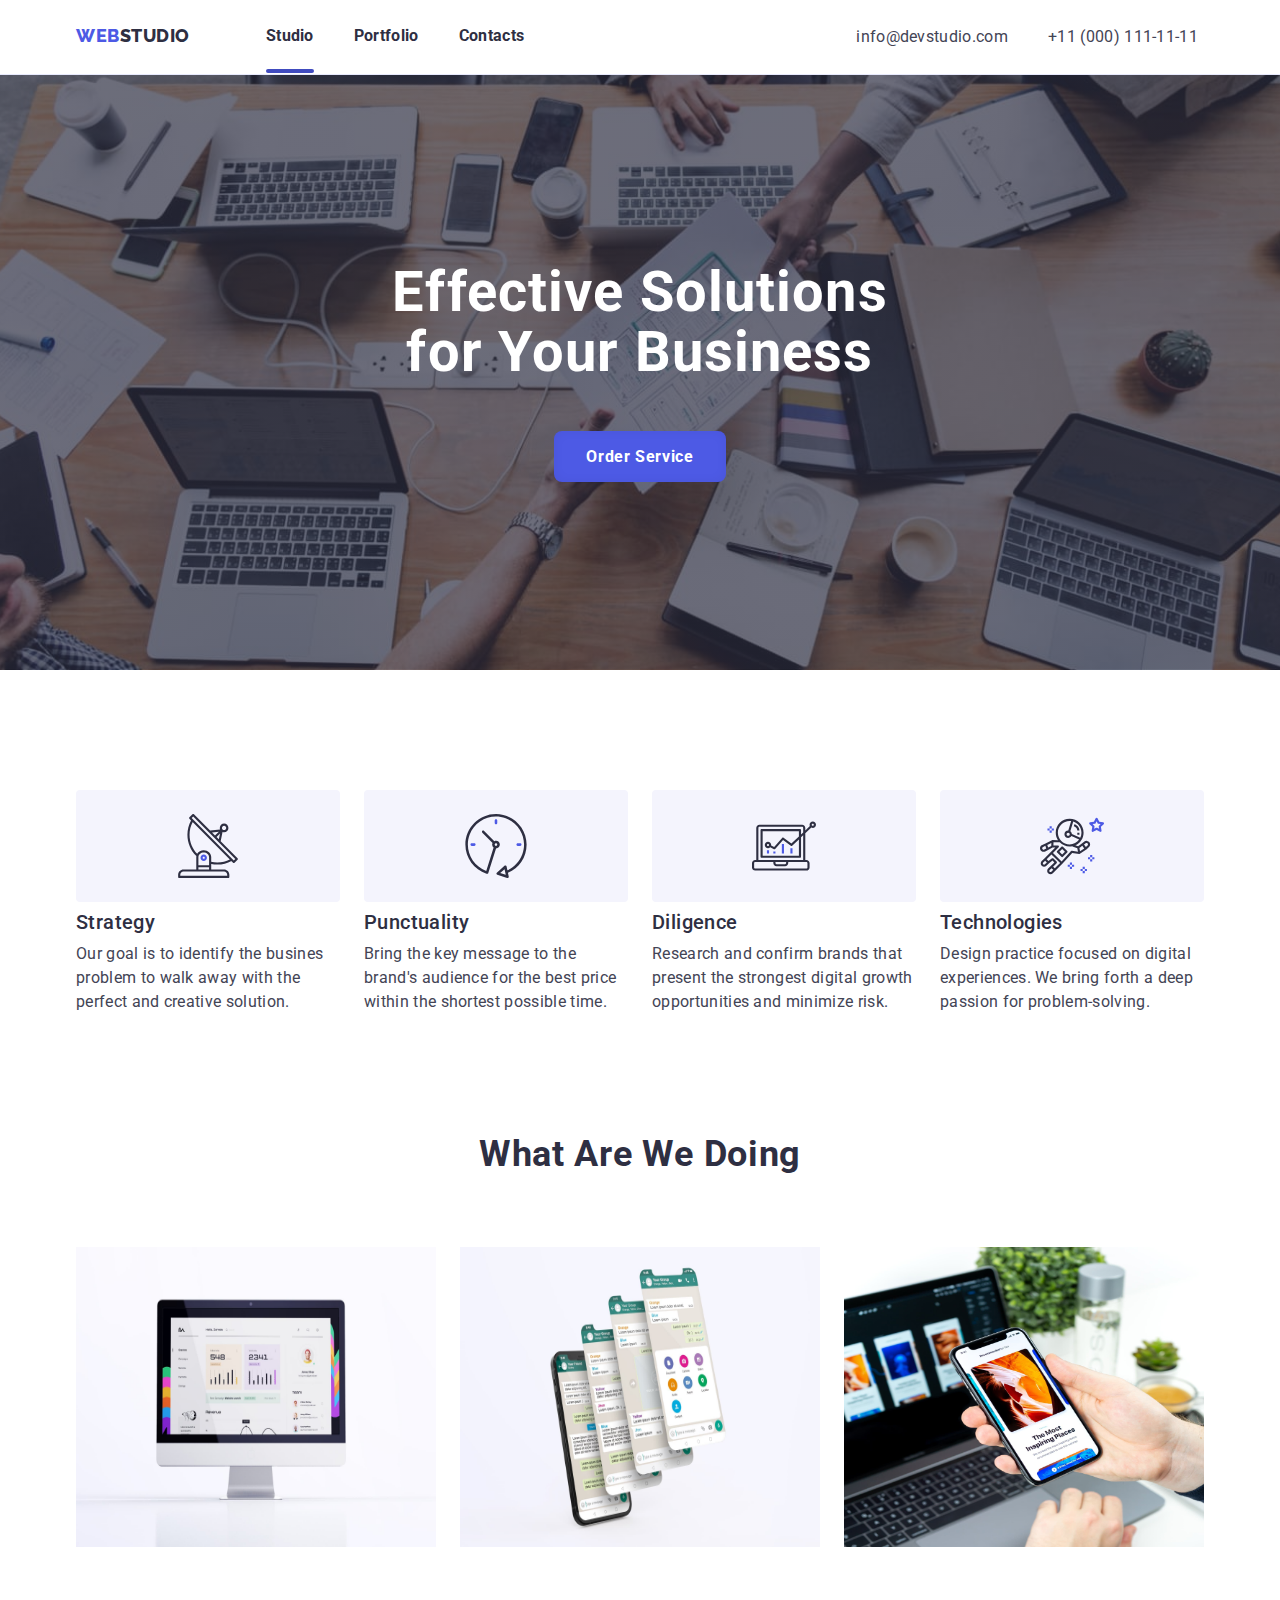
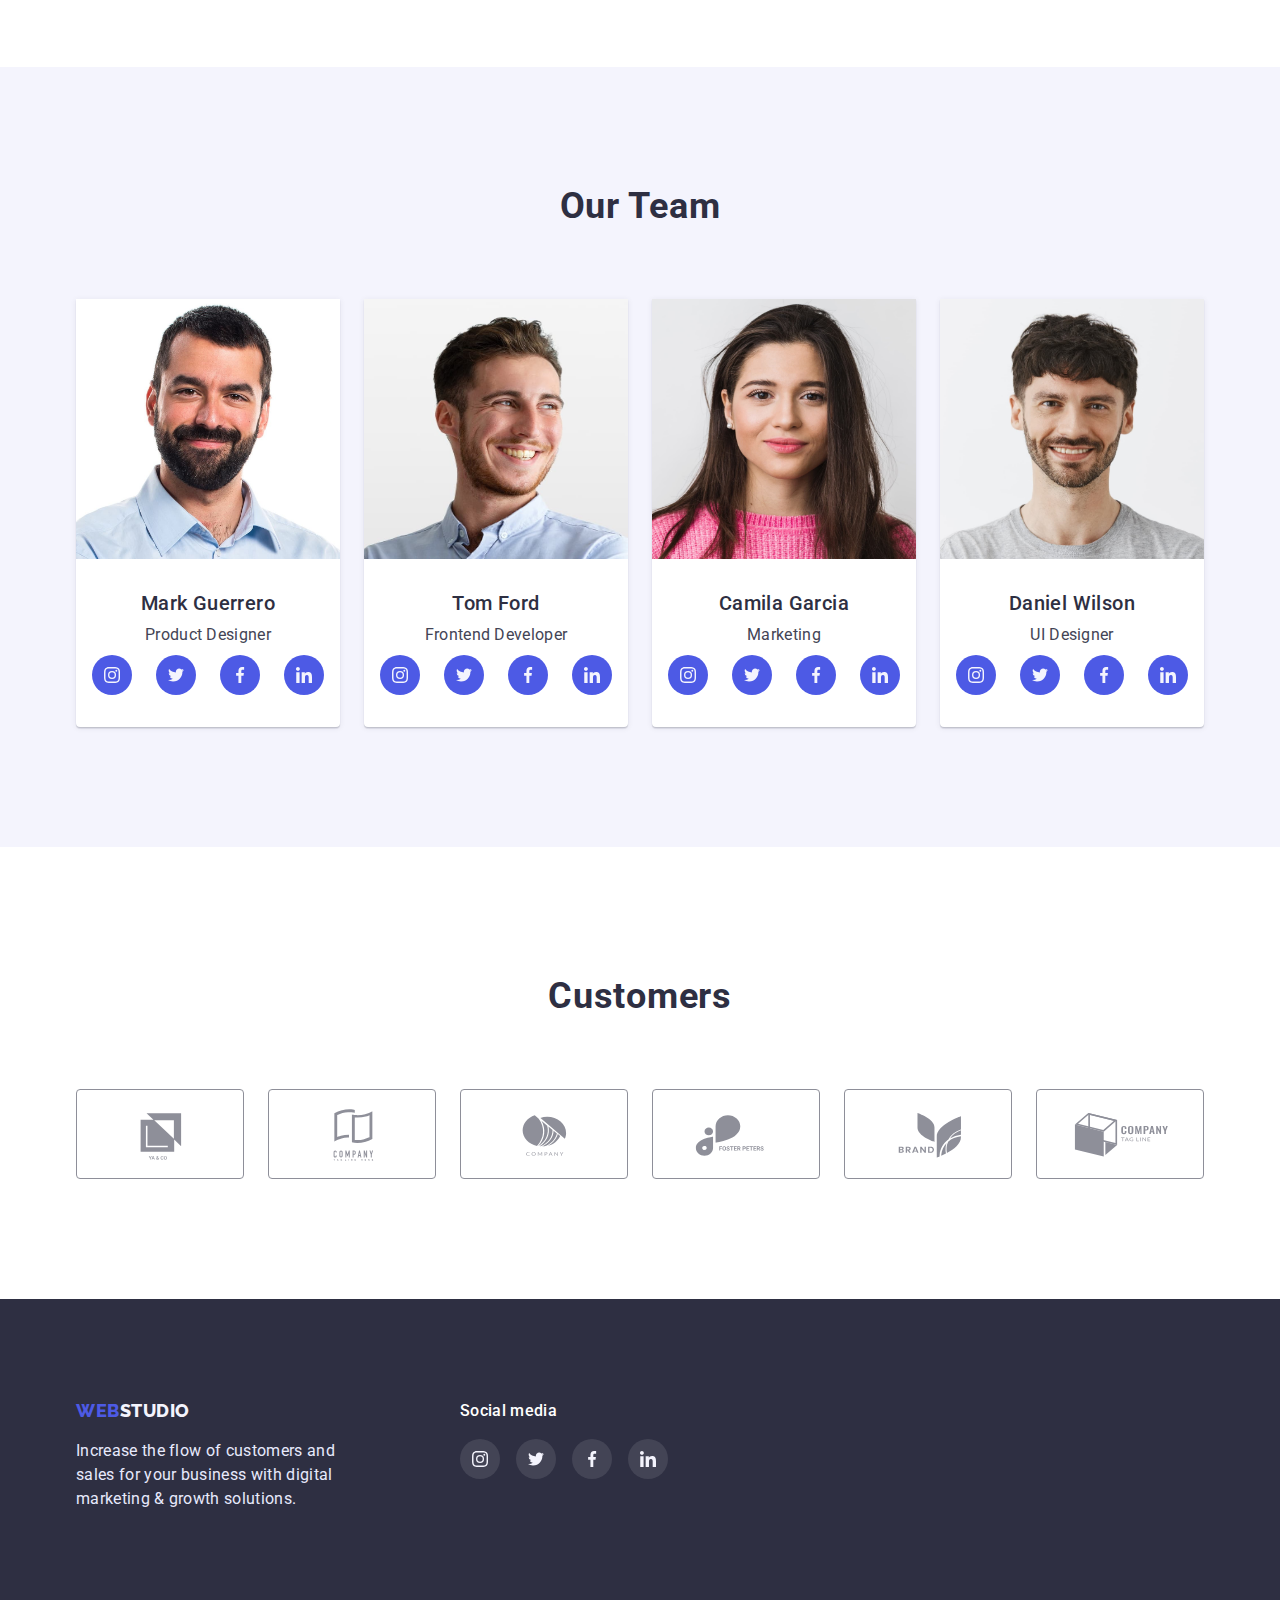
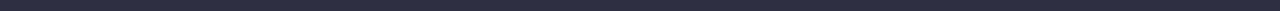
<file: index.html>
<!DOCTYPE html>
<html lang="en">
  <head>
    <meta charset="UTF-8" />
    <meta http-equiv="X-UA-Compatible" content="IE=edge" />
    <meta name="viewport" content="width=device-width, initial-scale=1.0" />
    <link rel="preconnect" href="https://fonts.googleapis.com" />
    <link rel="preconnect" href="https://fonts.gstatic.com" crossorigin />
    <title>WEBSTUDIO</title>
    <link rel="preconnect" href="https://fonts.googleapis.com" />
    <link rel="preconnect" href="https://fonts.gstatic.com" crossorigin />
    <link
      href="https://fonts.googleapis.com/css2?family=Raleway:wght@800&family=Roboto:wght@400;500;700;900&display=swap"
      rel="stylesheet"
    />
    <link
      rel="stylesheet"
      href="https://cdnjs.cloudflare.com/ajax/libs/modern-normalize/1.1.0/modern-normalize.min.css"
    />
    <link
      rel="stylesheet"
      href="https://cdnjs.cloudflare.com/ajax/libs/animate.css/4.1.1/animate.min.css"
    />
    <link rel="stylesheet" href="./css/styles.css" />
  </head>
  <body>
    <!--Top line-->
    <header class="header">
      <div class="conteiner-header conteiner">
        <div class="conteiner-logo">
          <a class="logo link" href="./index.html"
            ><span class="logo-color">WEB</span>STUDIO</a
          >
        </div>
        <nav class="header-navigation">
          <ul class="header-list list">
            <li class="header-item">
              <a class="header-link current" href="./index.html">Studio</a>
            </li>
            <li class="header-item">
              <a class="header-link" href="./portfolio.html">Portfolio</a>
            </li>
            <li class="header-item">
              <a class="header-link" href="./index.html">Contacts</a>
            </li>
          </ul>
        </nav>
        <ul class="header-contact list">
          <li class="header-item-contact">
            <a class="header-mail link" href="mailto:info@devstudio.com"
              >info@devstudio.com</a
            >
          </li>
          <li class="header-item-contact">
            <a class="header-tel link" href="tel:+11(000)1111111"
              >+11 (000) 111-11-11</a
            >
          </li>
        </ul>
      </div>
    </header>
    <main>
      <!--Main information and service order-->
      <section class="order">
        <div class="order-bg">
          <h1 class="order-title">Effective Solutions for Your Business</h1>
          <button type="button" class="order-btn" data-modal-open>
            Order Service
          </button>
        </div>
      </section>
      <!--Soft skils-->
      <section class="skils">
        <div class="conteiner">
          <ul class="skils-list list">
            <li class="skils-item">
              <div class="skils-wrap">
                <div class="skils-icon-box">
                  <svg class="skils-icon" width="64px" height="64px">
                    <use href="./img/icon.svg#icon-antenna"></use>
                  </svg>
                </div>
                <h3 class="skils-title">Strategy</h3>
                <p class="skils-text">
                  Our goal is to identify the busines problem to walk away with
                  the perfect and creative solution.
                </p>
              </div>
            </li>
            <li class="skils-item">
              <div class="skils-wrap">
                <div class="skils-icon-box">
                  <svg class="skils-icon" width="64px" height="64px">
                    <use href="./img/icon.svg#icon-clock"></use>
                  </svg>
                </div>
                <h3 class="skils-title">Punctuality</h3>
                <p class="skils-text">
                  Bring the key message to the brand's audience for the best
                  price within the shortest possible time.
                </p>
              </div>
            </li>
            <li class="skils-item">
              <div class="skils-wrap">
                <div class="skils-icon-box">
                  <svg class="skils-icon" width="64px" height="64px">
                    <use href="./img/icon.svg#icon-diagram"></use>
                  </svg>
                </div>
                <h3 class="skils-title">Diligence</h3>
                <p class="skils-text">
                  Research and confirm brands that present the strongest digital
                  growth opportunities and minimize risk.
                </p>
              </div>
            </li>
            <li class="skils-item">
              <div class="skils-wrap">
                <div class="skils-icon-box">
                  <svg class="skils-icon" width="64px" height="64px">
                    <use href="./img/icon.svg#icon-astronaut"></use>
                  </svg>
                </div>
                <h3 class="skils-title">Technologies</h3>
                <p class="skils-text">
                  Design practice focused on digital experiences. We bring forth
                  a deep passion for problem-solving.
                </p>
              </div>
            </li>
          </ul>
        </div>
      </section>
      <!--Service list-->
      <section class="service">
        <div class="conteiner">
          <h2 class="servise-title">What are we doing</h2>
          <div class="service-list-conteiner">
            <ul class="service-list list">
              <li class="service-item">
                <img
                  src="./img/computer-sq.jpg"
                  alt="Computer Aplication"
                  width="360"
                  height="300"
                />
              </li>
              <li class="service-item">
                <img
                  src="./img/mobaplic-sq.jpg"
                  alt="Mobile Aplication"
                  width="360"
                  height="300"
                />
              </li>
              <li class="service-item">
                <img
                  src="./img/loptopmob-sq.jpg"
                  alt="Laptop and Mobile"
                  width="360"
                  height="300"
                />
              </li>
            </ul>
          </div>
        </div>
      </section>
      <!--Team card-->
      <section class="team">
        <div class="conteiner">
          <h2 class="team-title">Our Team</h2>
          <ul class="team-list list">
            <li class="team-item">
              <img
                src="./img/mark-sq.jpg"
                alt="Mark"
                width="264"
                height="260"
              />
              <div class="conteiner-hero">
                <h3 class="team-name">Mark Guerrero</h3>
                <p class="team-position">Product Designer</p>
                <ul class="team-list-social list">
                  <li class="team-item-social">
                    <a href="" class="link social-link">
                      <svg class="team-social-icon" width="16px" height="16px">
                        <use href="./img/icon.svg#icon-instagram"></use>
                      </svg>
                    </a>
                  </li>
                  <li class="team-item-social">
                    <a href="" class="link social-link">
                      <svg class="team-social-icon" width="16px" height="16px">
                        <use href="./img/icon.svg#icon-twitter"></use>
                      </svg>
                    </a>
                  </li>
                  <li class="team-item-social">
                    <a href="" class="link social-link">
                      <svg class="team-social-icon" width="16px" height="16px">
                        <use href="./img/icon.svg#icon-facebook"></use>
                      </svg>
                    </a>
                  </li>
                  <li class="team-item-social">
                    <a href="" class="link social-link">
                      <svg class="team-social-icon" width="16px" height="16px">
                        <use href="./img/icon.svg#icon-linkedin"></use>
                      </svg>
                    </a>
                  </li>
                </ul>
              </div>
            </li>
            <li class="team-item">
              <img src="./img/tom-sq.jpg" alt="Tom" width="264" height="260" />
              <div class="conteiner-hero">
                <h3 class="team-name">Tom Ford</h3>
                <p class="team-position">Frontend Developer</p>
                <ul class="team-list-social list">
                  <li class="team-item-social">
                    <a href="" class="link social-link">
                      <svg class="team-social-icon" width="16px" height="16px">
                        <use href="./img/icon.svg#icon-instagram"></use>
                      </svg>
                    </a>
                  </li>
                  <li class="team-item-social">
                    <a href="" class="link social-link">
                      <svg class="team-social-icon" width="16px" height="16px">
                        <use href="./img/icon.svg#icon-twitter"></use>
                      </svg>
                    </a>
                  </li>
                  <li class="team-item-social">
                    <a href="" class="link social-link">
                      <svg class="team-social-icon" width="16px" height="16px">
                        <use href="./img/icon.svg#icon-facebook"></use>
                      </svg>
                    </a>
                  </li>
                  <li class="team-item-social">
                    <a href="" class="link social-link">
                      <svg class="team-social-icon" width="16px" height="16px">
                        <use href="./img/icon.svg#icon-linkedin"></use>
                      </svg>
                    </a>
                  </li>
                </ul>
              </div>
            </li>
            <li class="team-item">
              <img
                src="./img/camila-sq2.jpg"
                alt="Camila"
                width="264"
                height="260"
              />
              <div class="conteiner-hero">
                <h3 class="team-name">Camila Garcia</h3>
                <p class="team-position">Marketing</p>
                <ul class="team-list-social list">
                  <li class="team-item-social">
                    <a href="" class="link social-link">
                      <svg class="team-social-icon" width="16px" height="16px">
                        <use href="./img/icon.svg#icon-instagram"></use>
                      </svg>
                    </a>
                  </li>
                  <li class="team-item-social">
                    <a href="" class="link social-link">
                      <svg class="team-social-icon" width="16px" height="16px">
                        <use href="./img/icon.svg#icon-twitter"></use>
                      </svg>
                    </a>
                  </li>
                  <li class="team-item-social">
                    <a href="" class="link social-link">
                      <svg class="team-social-icon" width="16px" height="16px">
                        <use href="./img/icon.svg#icon-facebook"></use>
                      </svg>
                    </a>
                  </li>
                  <li class="team-item-social">
                    <a href="" class="link social-link">
                      <svg class="team-social-icon" width="16px" height="16px">
                        <use href="./img/icon.svg#icon-linkedin"></use>
                      </svg>
                    </a>
                  </li>
                </ul>
              </div>
            </li>
            <li class="team-item">
              <img
                src="./img/daniel-sq2.jpg"
                alt="Daniel"
                width="264"
                height="260"
              />
              <div class="conteiner-hero">
                <h3 class="team-name">Daniel Wilson</h3>
                <p class="team-position">UI Designer</p>
                <ul class="team-list-social list">
                  <li class="team-item-social">
                    <a href="" class="link social-link">
                      <svg class="team-social-icon" width="16px" height="16px">
                        <use href="./img/icon.svg#icon-instagram"></use>
                      </svg>
                    </a>
                  </li>
                  <li class="team-item-social">
                    <a href="" class="link social-link">
                      <svg class="team-social-icon" width="16px" height="16px">
                        <use href="./img/icon.svg#icon-twitter"></use>
                      </svg>
                    </a>
                  </li>
                  <li class="team-item-social">
                    <a href="" class="link social-link">
                      <svg class="team-social-icon" width="16px" height="16px">
                        <use href="./img/icon.svg#icon-facebook"></use>
                      </svg>
                    </a>
                  </li>
                  <li class="team-item-social">
                    <a href="" class="link social-link">
                      <svg class="team-social-icon" width="16px" height="16px">
                        <use href="./img/icon.svg#icon-linkedin"></use>
                      </svg>
                    </a>
                  </li>
                </ul>
              </div>
            </li>
          </ul>
        </div>
      </section>
      <!----------Customers section---------->
      <section class="cutomers">
        <div class="conteiner">
          <h2 class="customers-title">Customers</h2>
          <ul class="customers-list list">
            <li class="customers-item">
              <a href="" class="customers-link link">
                <svg class="customers-icon" width="104px" height="56px">
                  <use href="./img/icon.svg#icon-logo-client1"></use>
                </svg>
              </a>
            </li>
            <li class="customers-item">
              <a href="" class="customers-link link">
                <svg class="customers-icon" width="104px" height="56px">
                  <use href="./img/icon.svg#icon-logo-client2"></use>
                </svg>
              </a>
            </li>
            <li class="customers-item">
              <a href="" class="customers-link link">
                <svg class="customers-icon" width="104px" height="56px">
                  <use href="./img/icon.svg#icon-logo-client3"></use>
                </svg>
              </a>
            </li>
            <li class="customers-item">
              <a href="" class="customers-link link">
                <svg class="customers-icon" width="104px" height="56px">
                  <use href="./img/icon.svg#icon-logo-client4"></use>
                </svg>
              </a>
            </li>
            <li class="customers-item">
              <a href="" class="customers-link link">
                <svg class="customers-icon" width="104px" height="56px">
                  <use href="./img/icon.svg#icon-logo-client5"></use>
                </svg>
              </a>
            </li>
            <li class="customers-item">
              <a href="" class="customers-link link">
                <svg class="customers-icon" width="104px" height="56px">
                  <use href="./img/icon.svg#icon-logo-client6"></use>
                </svg>
              </a>
            </li>
          </ul>
        </div>
      </section>
    </main>
    <footer class="footer">
      <div class="conteiner">
        <div class="footer-box">
          <a class="footer-logo link" href="./index.html"
            ><span class="logo-color">WEB</span>STUDIO</a
          >
          <p class="footer-text">
            Increase the flow of customers and sales for your business with
            digital marketing & growth solutions.
          </p>
        </div>
        <div class="footer-social">
          <h3 class="footer-social-title">Social media</h3>
          <ul class="footer-list-social list">
            <li class="footer-item-social">
              <a href="" class="footer-link-social link">
                <svg class="footer-social-icon" width="16px" height="16px">
                  <use href="./img/icon.svg#icon-instagram"></use>
                </svg>
              </a>
            </li>
            <li class="footer-item-social">
              <a href="" class="footer-link-social link">
                <svg class="footer-social-icon" width="16px" height="16px">
                  <use href="./img/icon.svg#icon-twitter"></use>
                </svg>
              </a>
            </li>
            <li class="footer-item-social">
              <a href="" class="footer-link-social link">
                <svg class="footer-social-icon" width="16px" height="16px">
                  <use href="./img/icon.svg#icon-facebook"></use>
                </svg>
              </a>
            </li>
            <li class="footer-item-social">
              <a href="" class="footer-link-social link">
                <svg class="footer-social-icon" width="16px" height="16px">
                  <use href="./img/icon.svg#icon-linkedin"></use>
                </svg>
              </a>
            </li>
          </ul>
        </div>
      </div>
    </footer>
    <div class="backdrop is-hidden" data-modal>
      <div class="modal">
        <button type="button" class="modal-close" data-modal-close>
          <span>
            <svg class="closeX" width="8px" height="8px">
              <use href="./img/icon.svg#icon-CloseX"></use>
            </svg>
          </span>
        </button>
      </div>
    </div>
    <script src="./js/modal.js"></script>
  </body>
</html>
</file>
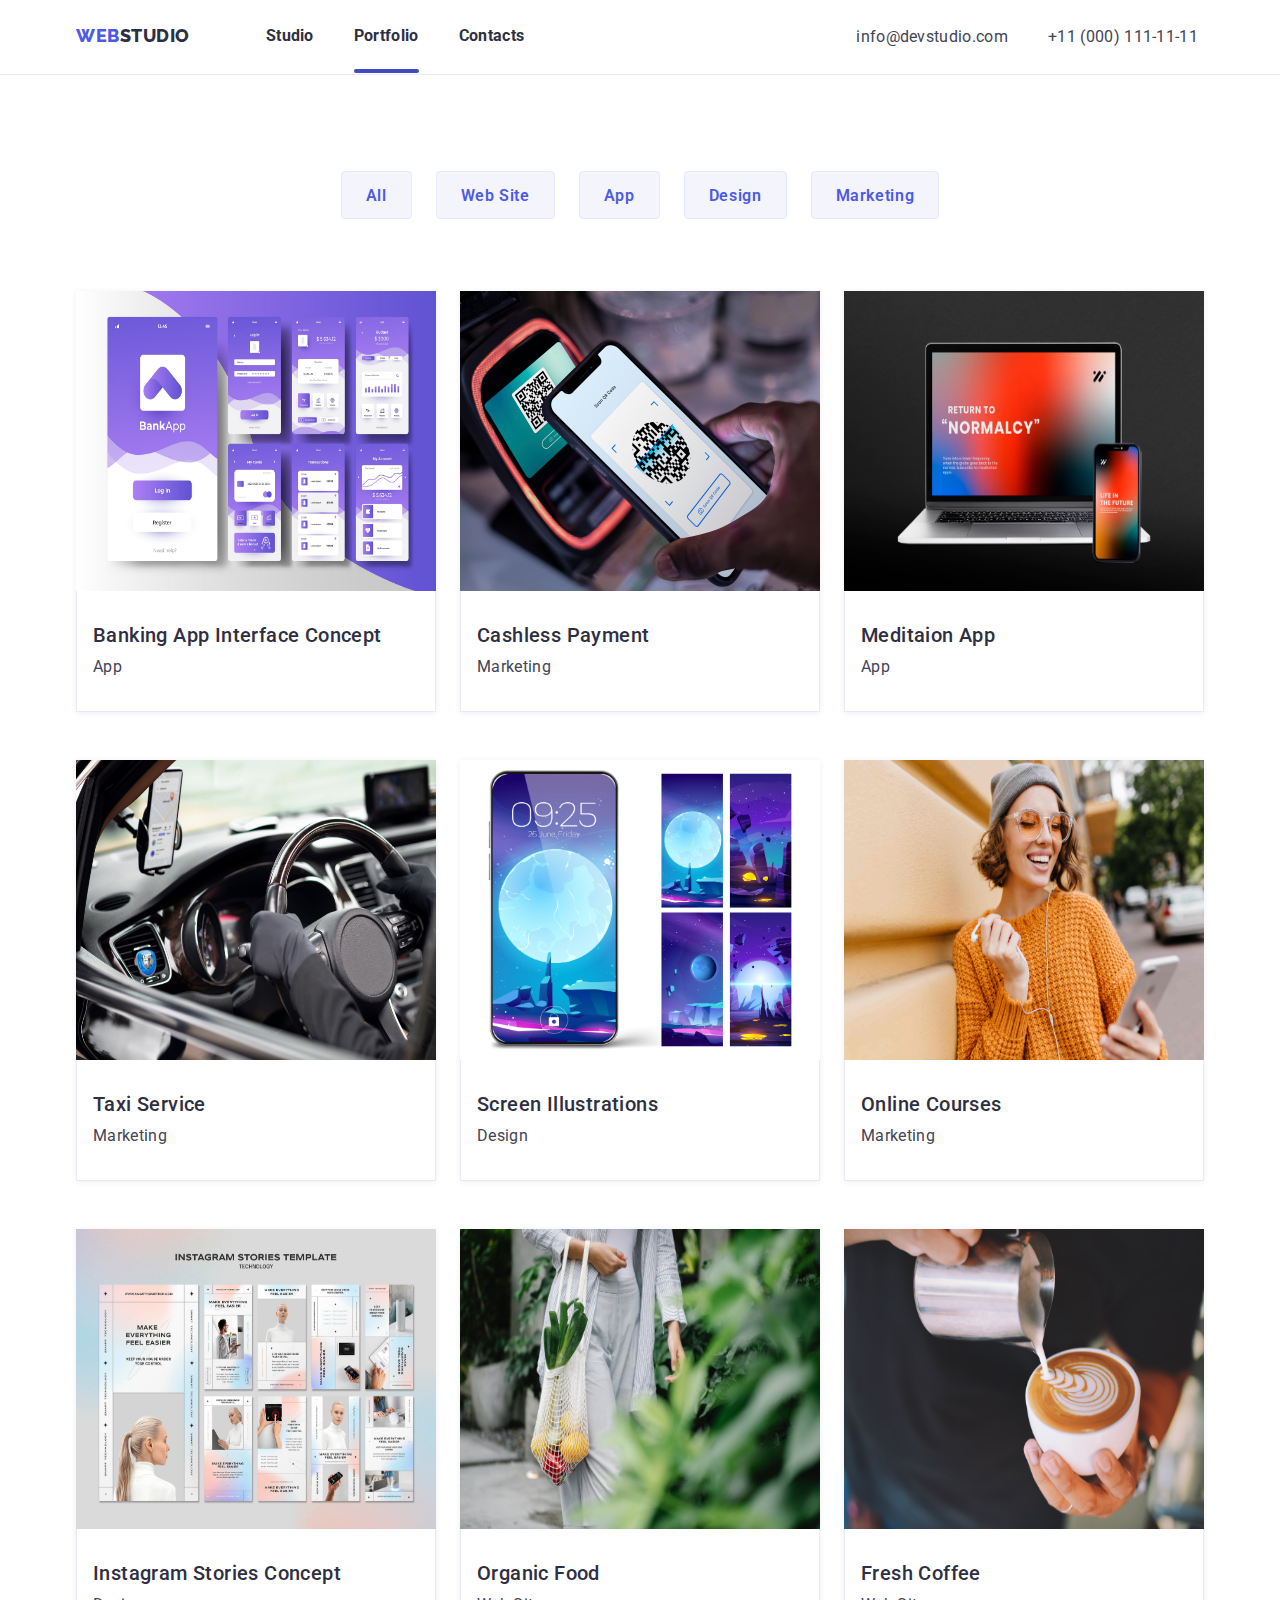
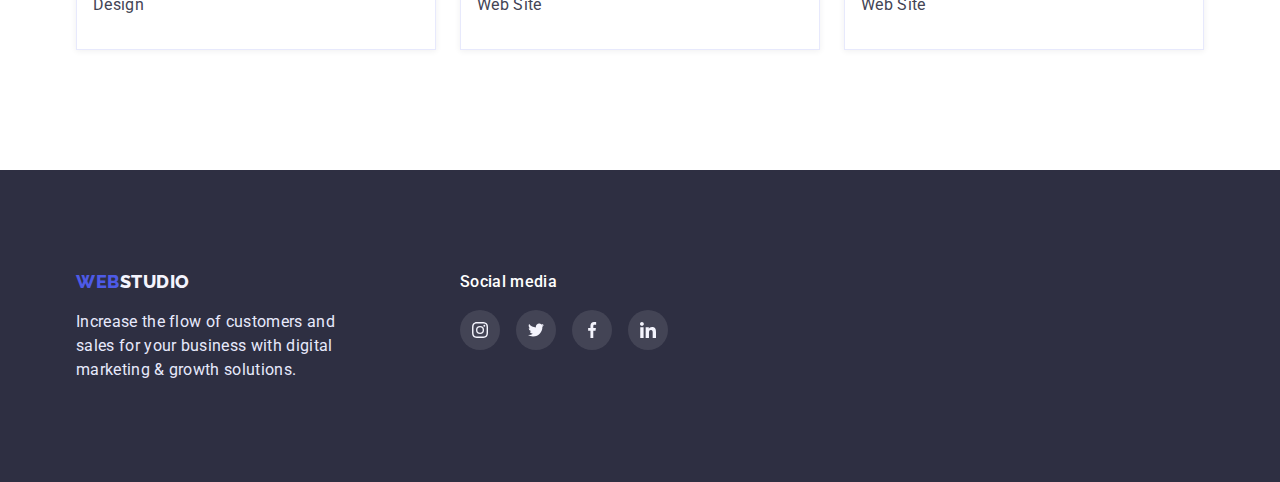
<file: portfolio.html>
<!DOCTYPE html>
<html lang="en">
  <head>
    <meta charset="UTF-8" />
    <meta http-equiv="X-UA-Compatible" content="IE=edge" />
    <meta name="viewport" content="width=device-width, initial-scale=1.0" />
    <link rel="preconnect" href="https://fonts.googleapis.com" />
    <link rel="preconnect" href="https://fonts.gstatic.com" crossorigin />
    <title>WEBSTUDIO</title>
    <link rel="preconnect" href="https://fonts.googleapis.com" />
    <link rel="preconnect" href="https://fonts.gstatic.com" crossorigin />
    <link
      href="https://fonts.googleapis.com/css2?family=Raleway:wght@800&family=Roboto:wght@400;500;700;900&display=swap"
      rel="stylesheet"
    />
    <link
      rel="stylesheet"
      href="https://cdnjs.cloudflare.com/ajax/libs/modern-normalize/1.1.0/modern-normalize.min.css"
    />
    <link rel="stylesheet" href="./css/styles.css" />
  </head>
  <body>
    <header class="header">
      <div class="conteiner-header conteiner">
        <div class="conteiner-logo">
          <a class="logo link" href="./index.html"
            ><span class="logo-color">WEB</span>STUDIO</a
          >
        </div>
        <nav class="header-navigation">
          <ul class="header-list list">
            <li class="header-item">
              <a class="header-link" href="./index.html">Studio</a>
            </li>
            <li class="header-item">
              <a class="header-link current" href="./portfolio.html">Portfolio</a>
            </li>
            <li class="header-item">
              <a class="header-link" href="./index.html">Contacts</a>
            </li>
          </ul>
        </nav>
        <ul class="header-contact list">
          <li class="header-item">
            <a class="header-mail link" href="mailto:info@devstudio.com"
              >info@devstudio.com</a
            >
          </li>
          <li class="header-item">
            <a class="header-tel link" href="tel:+11(000)1111111"
              >+11 (000) 111-11-11</a
            >
          </li>
        </ul>
      </div>
    </header>
    <main>
      <!--Filter section-->
      <section class="filter">
        <div class="conteiner">
          <div class="box-btn-filter">
            <ul class="filter-list list">
              <li class="filter-item">
                <button class="filter-btn" type="button">All</button>
              </li>
              <li class="filter-item">
                <button class="filter-btn" type="button">Web Site</button>
              </li>
              <li class="filter-item">
                <button class="filter-btn" type="button">App</button>
              </li>
              <li class="filter-item">
                <button class="filter-btn" type="button">Design</button>
              </li>
              <li class="filter-item">
                <button class="filter-btn" type="button">Marketing</button>
              </li>
            </ul>
          </div>
          <ul class="row-list list">
            <li class="row-item">
              <div class="conteiner-img-overlay">
                <img
                  src="./img-portfolio/bank-app-sq.jpg"
                  alt="mobile screen"
                  width="360"
                  height="300"
                />
                <div class="conteiner-text-overlay">
                  <p class="overlay-text">
                    14 Stylish and User-Friendly App Design Concepts · Task
                    Manager App · Calorie Tracker App · Exotic Fruit Ecommerce
                    App · Cloud Storage App
                  </p>
                </div>
              </div>

              <div class="conteiner-row-text">
                <h3 class="row-about">Banking App Interface Concept</h3>
                <p class="row-text">App</p>
              </div>
            </li>
            <li class="row-item">
              <div class="conteiner-img-overlay">
                <img
                  src="./img-portfolio/cash-marketing-sq.jpg"
                  alt="mobile payment"
                  width="360"
                  height="300"
                />
                <div class="conteiner-text-overlay">
                  <p class="overlay-text">
                    14 Stylish and User-Friendly App Design Concepts · Task
                    Manager App · Calorie Tracker App · Exotic Fruit Ecommerce
                    App · Cloud Storage App
                  </p>
                </div>
              </div>
              <div class="conteiner-row-text">
                <h3 class="row-about">Cashless Payment</h3>
                <p class="row-text">Marketing</p>
              </div>
            </li>
            <li class="row-item">
              <div class="conteiner-img-overlay">
                <img
                  src="./img-portfolio/prototype-app-sq.jpg"
                  alt="laptop"
                  width="360"
                  height="300"
                />
                <div class="conteiner-text-overlay">
                  <p class="overlay-text">
                    14 Stylish and User-Friendly App Design Concepts · Task
                    Manager App · Calorie Tracker App · Exotic Fruit Ecommerce
                    App · Cloud Storage App
                  </p>
                </div>
              </div>
              <div class="conteiner-row-text">
                <h3 class="row-about">Meditaion App</h3>
                <p class="row-text">App</p>
              </div>
            </li>
            <li class="row-item">
              <div class="conteiner-img-overlay">
                <img
                  src="./img-portfolio/taxi-service-sq.jpg"
                  alt="taxi"
                  width="360"
                  height="300"
                />
                <div class="conteiner-text-overlay">
                  <p class="overlay-text">
                    14 Stylish and User-Friendly App Design Concepts · Task
                    Manager App · Calorie Tracker App · Exotic Fruit Ecommerce
                    App · Cloud Storage App
                  </p>
                </div>
              </div>
              <div class="conteiner-row-text">
                <h3 class="row-about">Taxi Service</h3>
                <p class="row-text">Marketing</p>
              </div>
            </li>
            <li class="row-item">
              <div class="conteiner-img-overlay">
                <img
                  src="./img-portfolio/screen-illustration-sq.jpg"
                  alt="screen illustration"
                  width="360"
                  height="300"
                />
                <div class="conteiner-text-overlay">
                  <p class="overlay-text">
                    14 Stylish and User-Friendly App Design Concepts · Task
                    Manager App · Calorie Tracker App · Exotic Fruit Ecommerce
                    App · Cloud Storage App
                  </p>
                </div>
              </div>
              <div class="conteiner-row-text">
                <h3 class="row-about">Screen Illustrations</h3>
                <p class="row-text">Design</p>
              </div>
            </li>
            <li class="row-item">
              <div class="conteiner-img-overlay">
                <img
                  src="./img-portfolio/online-courses-sq.jpg"
                  alt="charming girl"
                  width="360"
                  height="300"
                />
                <div class="conteiner-text-overlay">
                  <p class="overlay-text">
                    14 Stylish and User-Friendly App Design Concepts · Task
                    Manager App · Calorie Tracker App · Exotic Fruit Ecommerce
                    App · Cloud Storage App
                  </p>
                </div>
              </div>
              <div class="conteiner-row-text">
                <h3 class="row-about">Online Courses</h3>
                <p class="row-text">Marketing</p>
              </div>
            </li>
            <li class="row-item">
              <div class="conteiner-img-overlay">
                <img
                  src="./img-portfolio/instagram-sq.jpg"
                  alt="Instagram stories"
                  width="360"
                  height="300"
                />
                <div class="conteiner-text-overlay">
                  <p class="overlay-text">
                    14 Stylish and User-Friendly App Design Concepts · Task
                    Manager App · Calorie Tracker App · Exotic Fruit Ecommerce
                    App · Cloud Storage App
                  </p>
                </div>
              </div>
              <div class="conteiner-row-text">
                <h3 class="row-about">Instagram Stories Concept</h3>
                <p class="row-text">Design</p>
              </div>
            </li>
            <li class="row-item">
              <div class="conteiner-img-overlay">
                <img
                  src="./img-portfolio/food-sq.jpg"
                  alt="Organic food"
                  width="360"
                  height="300"
                />
                <div class="conteiner-text-overlay">
                  <p class="overlay-text">
                    14 Stylish and User-Friendly App Design Concepts · Task
                    Manager App · Calorie Tracker App · Exotic Fruit Ecommerce
                    App · Cloud Storage App
                  </p>
                </div>
              </div>
              <div class="conteiner-row-text">
                <h3 class="row-about">Organic Food</h3>
                <p class="row-text">Web Site</p>
              </div>
            </li>
            <li class="row-item">
              <div class="conteiner-img-overlay">
                <img
                  src="./img-portfolio/cappuccino-sq.jpg"
                  alt="Cup of cappuccino"
                  width="360"
                  height="300"
                />
                <div class="conteiner-text-overlay">
                  <p class="overlay-text">
                    14 Stylish and User-Friendly App Design Concepts · Task
                    Manager App · Calorie Tracker App · Exotic Fruit Ecommerce
                    App · Cloud Storage App
                  </p>
                </div>
              </div>
              <div class="conteiner-row-text">
                <h3 class="row-about">Fresh Coffee</h3>
                <p class="row-text">Web Site</p>
              </div>
            </li>
          </ul>
        </div>
      </section>
    </main>
    <footer class="footer">
      <div class="conteiner">
        <div class="footer-box">
          <a class="footer-logo link" href="./index.html"
            ><span class="logo-color">WEB</span>STUDIO</a
          >
          <p class="footer-text">
            Increase the flow of customers and sales for your business with
            digital marketing & growth solutions.
          </p>
        </div>
        <div class="footer-social">
          <h3 class="footer-social-title">Social media</h3>
          <ul class="footer-list-social list">
            <li class="footer-item-social">
              <a href="" class="footer-link-social link">
                <svg class="footer-social-icon" width="16px" height="16px">
                  <use href="./img/icon.svg#icon-instagram"></use>
                </svg>
              </a>
            </li>
            <li class="footer-item-social">
              <a href="" class="footer-link-social link">
                <svg class="footer-social-icon" width="16px" height="16px">
                  <use href="./img/icon.svg#icon-twitter"></use>
                </svg>
              </a>
            </li>
            <li class="footer-item-social">
              <a href="" class="footer-link-social link">
                <svg class="footer-social-icon" width="16px" height="16px">
                  <use href="./img/icon.svg#icon-facebook"></use>
                </svg>
              </a>
            </li>
            <li class="footer-item-social">
              <a href="" class="footer-link-social link">
                <svg class="footer-social-icon" width="16px" height="16px">
                  <use href="./img/icon.svg#icon-linkedin"></use>
                </svg>
              </a>
            </li>
          </ul>
        </div>
      </div>
    </footer>
  </body>
</html>
</file>
<file: css/styles.css>
html {
  box-sizing: border-box;
}

*,
*::before,
*::after {
  box-sizing: inherit;
  margin: 0;
  padding: 0;
  list-style: none;
}

:root {
  --main-title-color: #2e2f42;
  --main-text-color: #434455;
  --main-background-color: #2e2f42;
  --main-highlight-color: #404bbf;
  --logo-background-color: #4d5ae5;
  --logo-color: #f4f4fd;
  --icon-customers-color: #8e8f99;
  --icon-active-customers-color: #404bbf;
}

body {
  font-family: "Roboto", sans-serif;
  margin: 0 auto;
}

.list {
  list-style: none;
}

.header-item > a {
  text-decoration: none;
}

.link {
  text-decoration: none;
}

img {
  display: inline-block;
}

h1,
h2,
h3,
h4,
h5,
h6,
p,
ul,
ol {
  margin: 0;
}

ul,
ol {
  padding-left: 0;
}

.conteiner {
  max-width: 1158px;
  margin: 0 auto;
  padding-left: 15px;
  padding-right: 15px;
}

/* :hover,
:focus {
  transition-property: color, background-color, box-shadow;
  transition-duration: 250ms;
  transition-timing-function: cubic-bezier(0.4, 0, 0.2, 1);
} */

/*Top line */

.header {
  font-size: 16px;
  line-height: 1.5;
  border-bottom: 1px solid #e7e9fc;
}

.conteiner-header {
  display: flex;
  background: #ffffff;
  height: 74px;
}

.conteiner-logo {
  padding-top: 24px;
  padding-bottom: 24px;
  margin: 0;
}
.logo {
  color: #2e2f42;
  font-family: "Raleway", sans-serif;
  font-weight: 800;
  font-size: 18px;
  line-height: 1.33;
  letter-spacing: 0.03em;
  text-transform: uppercase;
}

.logo-color {
  color: #4d5ae5;
  font-family: "Raleway", sans-serif;
  font-weight: 800;
  font-size: 18px;
  line-height: 1.33;
  letter-spacing: 0.03em;
  text-transform: uppercase;
}

.header-navigation {
  font-family: inherit;
  font-size: 16px;
  margin-left: 76px;
  padding: 24px 0;

}

.header-list {
  font-weight: 700;
  display: flex;
  align-items: center;
  gap: 40px;
  padding-left: 0;
}

.header-link {
  font-family: inherit;
  font-size: 16px;
  line-height: 1.5;
  letter-spacing: 0.02em;
  color: var(--main-title-color);
  transition-property: color;
  transition-duration: 250ms;
  transition-timing-function: cubic-bezier(0.4, 0, 0.2, 1);
  position: relative;
}

.header-link:active,
.header-link:hover,
.header-link:focus {
  color: var(--main-highlight-color);
}

.header-link.current::after {
  content: "";
  position: absolute;
  width: 100%;
  background-color: var(--main-highlight-color);
  height: 4px;
  border-radius: 2px;
  justify-items: center;
  left: 0;
  bottom: -28px;
}

.header-contact {
  font-family: inherit;
  display: flex;
  align-items: center;
  font-weight: 400;
  gap: 40px;
  margin-left: 332px;
  
}

.header-mail {
  font-size: 16px;
  line-height: 1.5;
  letter-spacing: 0.02em;
  color: #434455;
  transition-property: color;
  transition-duration: 250ms;
  transition-timing-function: cubic-bezier(0.4, 0, 0.2, 1);
}

.header-mail:active {
  color: var(--main-highlight-color);
}
.header-mail:hover,
.header-mail:focus {
  color: var(--main-highlight-color);
}

.header-tel {
  font-size: 16px;
  line-height: 1.5;
  letter-spacing: 0.02em;
  color: #434455;
  text-transform: uppercase;
  transition-property: color;
  transition-duration: 250ms;
  transition-timing-function: cubic-bezier(0.4, 0, 0.2, 1);
}

.header-tel:hover,
.header-tel:focus {
  color: var(--main-highlight-color);
}

/* Main informaition and service order*/

.order {
  font-family: inherit;
  color: #ffffff;
  display: flex;
  background-image: linear-gradient(
    rgba(46, 47, 66, 0.7),
    rgba(46, 47, 66, 0.7)
  );
}

.order-bg {
  width: 1440px;
  margin-left: auto;
  margin-right: auto;
  background-image: linear-gradient(
      rgba(46, 47, 66, 0.7),
      rgba(46, 47, 66, 0.7)
    ),
    url(../img/bg-img-sq.jpg);
  background-repeat: no-repeat;
  background-position: center;
  background-size: cover;
  padding-top: 188px;
  padding-bottom: 188px;
  display: flex;
  flex-direction: column;
}

.order-title {
  font-weight: 700;
  font-size: 56px;
  line-height: 1.07;
  text-align: center;
  letter-spacing: 0.02em;
  margin: 0 auto;
  max-width: 497px;
}

.order-btn {
  font-family: inherit;
  font-weight: 700;
  font-size: 16px;
  line-height: 1.19;
  letter-spacing: 0.04em;
  color: #ffffff;
  background: #4d5ae5;
  box-shadow: inset 0px 0px 12px rgba(0, 0, 0, 0.05);
  border-radius: 8px;
  border-style: none;
  padding: 16px 32px;
  gap: 10px;
  margin-left: auto;
  margin-right: auto;
  margin-top: 48px;
  cursor: pointer;
  transition-property: background-color, box-shadow;
  transition-duration: 250ms;
  transition-timing-function: cubic-bezier(0.4, 0, 0.2, 1);
}

.order-btn:hover,
.order-btn:focus {
  background-color: var(--main-highlight-color);
  box-shadow: 0px 4px 4px rgba(0, 0, 0, 0.15);
  border-radius: 4px;
}

/*-------------Soft skils--------------*/

.skils {
  padding-top: 120px;
  padding-bottom: 120px;
}

.skils-list {
  display: flex;
  flex-wrap: nowrap;
  gap: 24px;
}

.skils-icon-box {
  display: flex;
  width: 264px;
  height: 112px;
  margin-bottom: 8px;
  background: #f4f4fd;
  border-radius: 4px;
  padding: 24px 100px;
  justify-content: center;
}

.skils-icon {
  align-items: center;
}

.skils-item {
  flex-basis: calc((100% - 72px) / 4);
}

.skils-title {
  font-weight: 500;
  font-size: 20px;
  line-height: 1.2;
  letter-spacing: 0.02em;
  color: var(--main-title-color);
  margin-bottom: 8px;
}
.skils-text {
  font-size: 16px;
  line-height: 1.5;
  letter-spacing: 0.02em;
  color: var(--main-text-color);
  padding-left: 0;
}

/*---------------Service list----------------*/

.service {
  padding-bottom: 120px;
}

.servise-title {
  font-size: 36px;
  line-height: 1.11x;
  text-align: center;
  letter-spacing: 0.02em;
  text-transform: capitalize;
  color: var(--main-title-color);
  margin-bottom: 72px;
}

.service-list-conteiner {
  display: flex;
}

.service-list {
  display: flex;
  flex-wrap: nowrap;
  gap: 24px;
}
.service-item {
  flex-basis: calc((100% - 48px) / 3);
}

.service-item > img {
  display: block;
}
/*----------------Team card-----------------*/

.team {
  background: #f4f4fd;
  padding-top: 120px;
  padding-bottom: 120px;
}
.team-title {
  font-size: 36px;
  line-height: 1.11;
  text-align: center;
  letter-spacing: 0.02em;
  text-transform: capitalize;
  color: var(--main-title-color);
  margin-bottom: 72px;
}

.team-list {
  display: flex;
  gap: 24px;
}

.team-item {
  width: 264px;
  height: 428px;
  background: #ffffff;
  box-shadow: 0px 1px 6px rgba(46, 47, 66, 0.08),
    0px 1px 1px rgba(46, 47, 66, 0.16), 0px 2px 1px rgba(46, 47, 66, 0.08);
  border-radius: 0px 0px 4px 4px;
  vertical-align: top;
  flex-basis: calc((100% - 72px) / 4);
}

.team-item > img {
  display: block;
}
.conteiner-hero {
  padding: 32px 16px;
  text-align: center;
}

.team-name {
  font-weight: 500;
  font-size: 20px;
  line-height: 1.2;
  text-align: center;
  letter-spacing: 0.02em;
  color: var(--main-title-color);
  margin-bottom: 8px;
}

.team-position {
  font-size: 16px;
  line-height: 1.5;
  text-align: center;
  letter-spacing: 0.02em;
  color: var(--main-text-color);
  margin-bottom: 8px;
}

.team-list-social {
  display: flex;
  justify-content: center;
  gap: 24px;
}

.team-item-social {
  width: 40px;
  height: 40px;
}

.social-link {
  width: 100%;
  height: 100%;
  border-radius: 50%;
  background-color: var(--logo-background-color);
  background-size: content;
  background-repeat: no-repeat;
  display: flex;
  align-items: center;
  justify-content: center;
  fill: var(--logo-color);
  transition-property: background-color;
  transition-duration: 250ms;
  transition-timing-function: cubic-bezier(0.4, 0, 0.2, 1);
}

.social-link:hover,
.social-link:focus {
  background-color: #404bbf;
}

/*-------------Customers section------------*/

.cutomers {
  padding-top: 130px;
  padding-bottom: 120px;
}

.customers-title {
  font-size: 36px;
  line-height: 1.11;
  text-align: center;
  letter-spacing: 0.02em;
  text-transform: capitalize;
  color: var(--main-title-color);
  margin-bottom: 72px;
}

.customers-list {
  display: flex;
  gap: 24px;
}

.customers-item {
  width: calc((100% - 120px) / 6);
}

.customers-link {
  width: 100%;
  height: 100%;
  display: flex;
  padding: 16px 32px;
  border: 1px solid #8e8f99;
  border-radius: 4px;
  align-items: center;
  justify-content: center;
  transition-property: border-color;
  transition-duration: 250ms;
  transition-timing-function: cubic-bezier(0.4, 0, 0.2, 1);
}

.customers-icon {
  fill: var(--icon-customers-color);
  transition-property: fill;
  transition-duration: 250ms;
  transition-timing-function: cubic-bezier(0.4, 0, 0.2, 1);
}

.customers-link:hover,
.customers-link:focus {
  border-color: var(--icon-active-customers-color);
}

.customers-link:hover > .customers-icon {
  fill: var(--icon-active-customers-color);
}
.customers-link:focus > .customers-icon {
  fill: var(--icon-active-customers-color);
}

/*-------------Footer------------*/

.footer {
  min-height: 310px;
  background: var(--main-background-color);
  padding-top: 100px;
  padding-bottom: 100px;
}

.footer > .conteiner {
  display: flex;
}

.footer-box {
  width: 264px;
  padding-left: 0;
}
.footer-logo {
  color: #f4f4fd;
  font-family: "Raleway", sans-serif;
  font-weight: 800;
  font-size: 18px;
  line-height: 1.17;
  letter-spacing: 0.03em;
  text-transform: uppercase;
}
.footer-logo-color {
  color: #4d5ae5;
  font-family: "Raleway", sans-serif;
  font-weight: 800;
  font-size: 18px;
  line-height: 1.17;
  letter-spacing: 0.03em;
  text-transform: uppercase;
}

.footer-text {
  font-family: "Roboto", sans-serif;
  font-size: 16px;
  line-height: 1.5;
  letter-spacing: 0.02em;
  color: #e7e9fc;
  margin-top: 16px;
}

.footer-social {
  margin-left: 120px;
  width: 208px;
}

.footer-social-title {
  font-family: inherit;
  font-weight: 500;
  font-size: 16px;
  line-height: 1.5;
  letter-spacing: 0.02em;
  color: #ffffff;
  margin-bottom: 16px;
}

.footer-list-social {
  display: flex;
  gap: 16px;
  justify-content: center;
}

.footer-item-social {
  width: 40px;
  height: 40px;
}

.footer-link-social {
  width: 100%;
  height: 100%;
  border-radius: 50%;
  background-color: rgba(255, 255, 255, 0.1);
  justify-content: center;
  align-items: center;
  background-repeat: no-repeat;
  display: flex;
  fill: var(--logo-color);
  transition-property: background-color;
  transition-duration: 250ms;
  transition-timing-function: cubic-bezier(0.4, 0, 0.2, 1);
}

.footer-link-social:focus,
.footer-link-social:hover {
  background-color: rgba(49, 208, 170, 1);
}

.backdrop {
  position: fixed;
  top: 0;
  width: 100%;
  height: 100%;
  background-color: rgba(46, 47, 66, 0.4);
}

.is-hidden {
  opacity: 0;
  visibility: hidden;
  pointer-events: none;
}

.modal {
  position: absolute;
  width: 408px;
  min-height: 576px;
  top: 50%;
  left: 50%;
  transform: translate(-50%, -50%);
  align-items: center;
  background: #fcfcfc;
  box-shadow: 0px 1px 1px rgba(0, 0, 0, 0.14), 0px 1px 3px rgba(0, 0, 0, 0.12),
    0px 2px 1px rgba(0, 0, 0, 0.2);
  border-radius: 4px;
}

.modal-close {
  position: absolute;
  width: 24px;
  height: 24px;
  right: 24px;
  top: 24px;
  border-radius: 50%;
  background-color: #e7e9fc;
  border: 1px solid rgba(0, 0, 0, 0.1);
  cursor: pointer;
}

.closeX {
  position: absolute;
  bottom: 50%;
  right: 50%;
  transform: translate(50%, 50%);
}

/*--------------PORTFOLIO--------------*/

/*------filter section-----*/
.filter {
  padding-top: 96px;
  padding-bottom: 120px;
}

.box-btn-filter {
  margin-bottom: 72px;
}

.filter-list {
  display: flex;
  justify-content: center;
  gap: 24px;
}

.filter-item {
}

.filter-btn {
  font-family: inherit;
  font-weight: 600;
  font-size: 16px;
  line-height: 1.5;
  letter-spacing: 0.04em;
  color: #4d5ae5;
  cursor: pointer;
  text-align: center;
  /* ------box btn style----- */
  padding: 12px 24px;
  height: 48px;
  background: #f4f4fd;
  border: 1px solid #e7e9fc;
  border-radius: 4px;
  transition-property: color, background-color, box-shadow;
  transition-duration: 250ms;
  transition-timing-function: cubic-bezier(0.4, 0, 0.2, 1);
}

.filter-btn:hover,
.filter-btn:focus,
.filter-btn:active {
  color: #ffffff;
  background-color: var(--main-highlight-color);
  box-shadow: 0px 3px 1px rgba(0, 0, 0, 0.1), 0px 2px 1px rgba(0, 0, 0, 0.08),
    0px 2px 2px rgba(0, 0, 0, 0.12);
  border-radius: 4px;
}

/*------ row-----*/

.row-list {
  display: flex;
  flex-wrap: wrap;
  row-gap: 48px;
  column-gap: 24px;
}

.row-item {
  box-shadow: 0px 1px 6px rgba(46, 47, 66, 0.08);
  vertical-align: top;
  flex-basis: calc((100% - 48px) / 3);
  background: #ffffff;
  cursor: pointer;
  transition-property: box-shadow;
  transition-duration: 250ms;
  transition-timing-function: cubic-bezier(0.4, 0, 0.2, 1);
}

.row-item > img {
  display: block;
}

.row-item:hover,
.row-item:focus {
  border: 0.5px solid #f4f4fd;
  box-shadow: 0px 1px 6px rgba(46, 47, 66, 0.08),
    0px 1px 1px rgba(46, 47, 66, 0.16), 0px 2px 1px rgba(46, 47, 66, 0.08);
}

.row-item:hover,
.row-item:focus > .conteiner-row-text {
  border: 0;
}

.conteiner-img-overlay {
  display: flex;
  position: relative;
  overflow: hidden;
}

.row-item:hover .conteiner-text-overlay {
  transform: translateY(0);
}
.row-item:focus .conteiner-text-overlay {
  transform: translateY(0);
}
.conteiner-text-overlay {
  display: block;
  background: rgba(77, 90, 229, 1);
  background-blend-mode: soft-light;
  mix-blend-mode: normal;
  padding: 40px 32px 164px;
  position: absolute;
  width: 100%;
  height: 100%;
  transition-property: transform;
  transform: translateY(100%);
  transition-duration: 250ms;
  transition-timing-function: cubic-bezier(0.4, 0, 0.2, 1);
}

.overlay-text {
  font-family: inherit;
  font-weight: 400;
  font-size: 16px;
  line-height: 1.5;
  letter-spacing: 0.02em;
  color: var(--logo-color);
  overflow: auto;
}

.conteiner-row-text {
  border: 1px solid #e7e9fc;
  padding: 32px 16px;
  border-top: none;
}
.row-about {
  font-family: inherit;
  font-weight: 500;
  font-size: 20px;
  line-height: 1.2;
  letter-spacing: 0.02em;
  color: var(--main-title-color);
  margin-bottom: 8px;
}
.row-text {
  font-family: inherit;
  font-size: 16px;
  line-height: 1.5;
  letter-spacing: 0.02em;
  color: var(--main-text-color);
}
</file>
